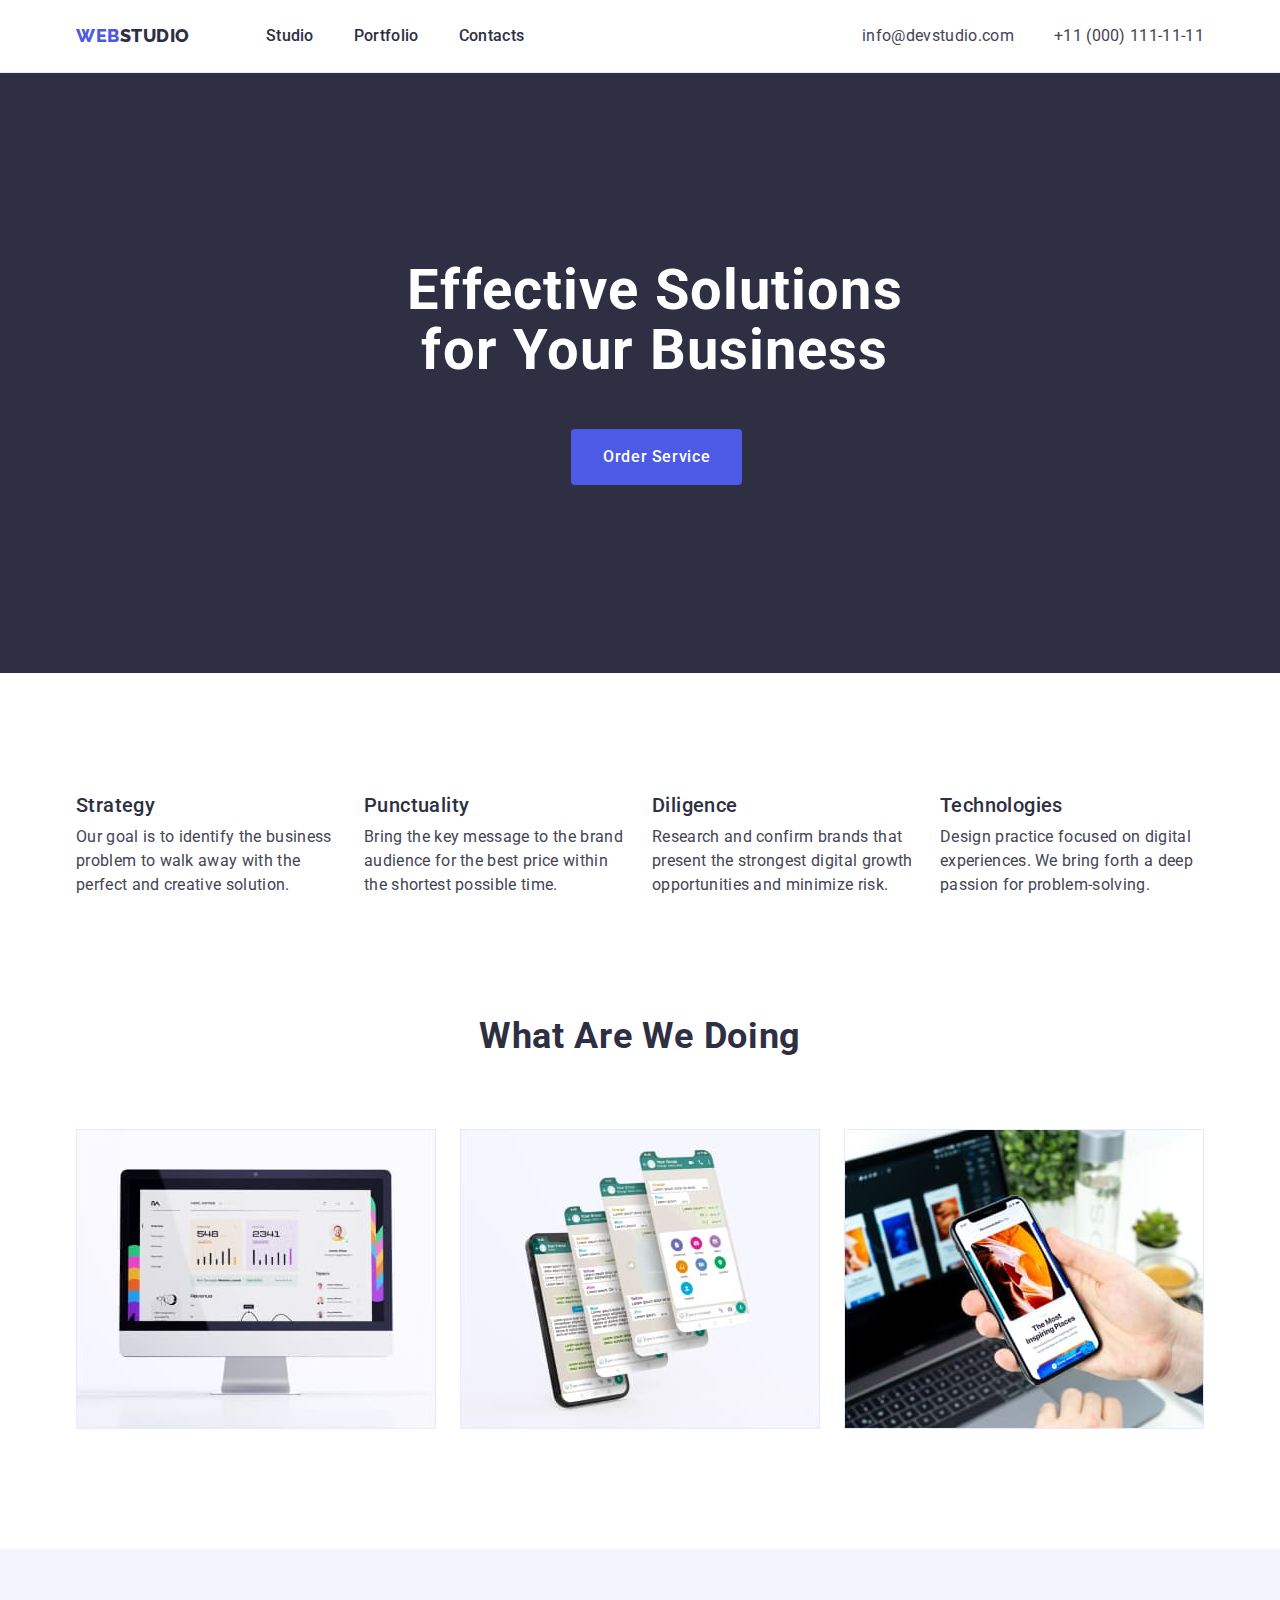
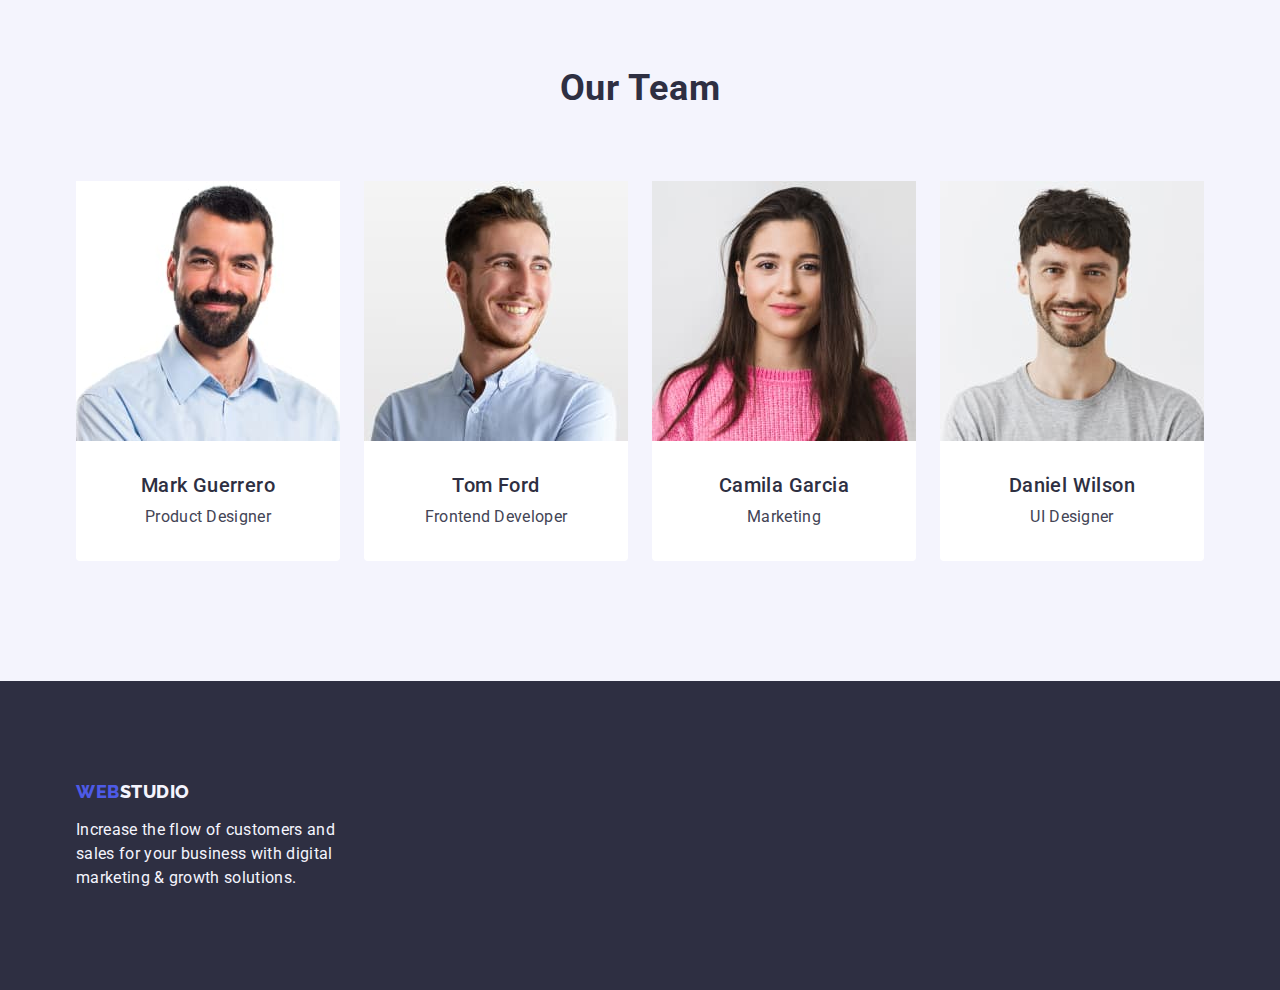
<file: index.html>
<!DOCTYPE html>
<html lang="en"><head><meta charset="utf-8" />
<meta http-equiv="X-UA-Compatible" content="IE=edge" />
<meta name="viewport" content="width-device-width, initial-scale=1.0" />
<meta name="description" content="Effective Solutions for Your Business" />
<link href="https://fonts.googleapis.com/css2?family=Raleway:wght@800&family=Roboto:wght@400;500;700;900&display=swap"
    rel="stylesheet">
    <link rel="preconnect" href="https://fonts.googleapis.com">
    <link rel="preconnect" href="https://fonts.gstatic.com" crossorigin/>
        <link
      rel="stylesheet"
      href="https://cdn.jsdelivr.net/npm/modern-normalize@2.0.0/modern-normalize.min.css"
    />
<link rel="stylesheet" href="./css/style.css">
<title>WebStudio</title>
</head>
<body><header class="header"><div class="page-header container"><nav class="header-nav">
    <a href="./index.html" class="logo link">WEB<span class="logo-studio">Studio</span></a>
    <ul class="nav list">
        <li><a href="./index.html" class="navigation-link link">Studio</a></li>
        <li><a href="./portfolio.html" class="navigation-link link">Portfolio</a></li>
        <li><a href="" class="navigation-link link">Contacts</a></li>
    </ul>
</nav>
<address class="address list">
    <ul class="address list">
        <li><a href="mailto:info@devstudio.com" class="contact-link link">info@devstudio.com</a></li>
        <li><a href="tel:+110001111111" class="contact-link link">+11 (000) 111-11-11</a></li>
</ul>
</address></div>
</header>
<main><section class="section-one hero"><div class="container"><h1 class="hero-title">Effective Solutions for Your Business</h1>
    <button type="button" class="button">Order Service</button></div></section>
    <!-- section 2 -->
    <section class="options">
        <div class="container">
        <h2 class="visually-hidden">header</h2>
        <ul class="options-list list">  
    <li class="options-item"><h3 class="uptitle options-title">Strategy</h3><p class="options-text">Our goal is to identify the business problem to walk away with the perfect and creative solution.</p></li>
    <li class="options-item"><h3 class="uptitle options-title">Punctuality</h3>
    <p class="options-text">Bring the key message to the brand audience for the best price within the shortest possible time.</p></li>
    <li class="options-item"><h3 class="uptitle options-title">Diligence</h3>
    <p class="options-text">Research and confirm brands that present the strongest digital growth opportunities and minimize risk.</p></li>
    <li class="options-item"><h3 class="uptitle options-title">Technologies</h3>
    <p class="options-text">Design practice focused on digital experiences. We bring forth a deep passion for problem-solving.</p></li>
</ul></div></section>
<!-- section 3 -->
<section class="work">
    <div class="container">
<h2 class="uptitle work-title">What are we doing</h2>
<ul class="work-list list"><li class="work-item"><img src="./images/Rectangle71(3)(1).jpg" alt="monitor" width="360" height="300"/></li>
    <li class="work-item"><img src="./images/Rectangle71(1)(1).jpg" alt="smartphones" width="360" height="300"/></li>
    <li class="work-item"><img src="./images/Rectangle71(2)(1).jpg" alt="smartphone" width="360" height="300"/></li></ul></div></section>
    <!--  -->
    <section class="team">
        <div class="container">
<h2 class="our-team">Our Team</h2>
<ul class="team-item list"><li class="team-list"><img src="./images/img.jpg" alt="Mark Guerrero" width="264" height="260" /><div class="img-text"><h3 class="name">Mark Guerrero</h3><p class="profession">Product Designer</p></div></li>
<li class="team-list"><img src="./images/img(01).jpg" alt="Tom Ford" width="264" height="260" /><div class="img-text"><h3 class="name">Tom Ford</h3><p class="profession">Frontend Developer</p></div></li>
<li class="team-list"><img src="./images/img(1).jpg" alt="Camila Garcia" width="264" height="260" /><div class="img-text">
<h3 class="name">Camila Garcia</h3><p class="profession">Marketing</p></div></li>
<li class="team-list"><img src="./images/img(2).jpg" alt="Daniel Wilson" width="264" height="260" /><div class="img-text">
<h3 class="name">Daniel Wilson</h3>
<p class="profession">UI Designer</p></div></li></ul></div></section></main>
<footer class="footer"><div class="container"><a href="./index.html" class="foot-logo link">WEB<span class="footer-logo">Studio</span></a><p class="footer-text">Increase the flow of customers and sales for your business with digital marketing & growth solutions.</p></div></footer>
</body></html>
</file>
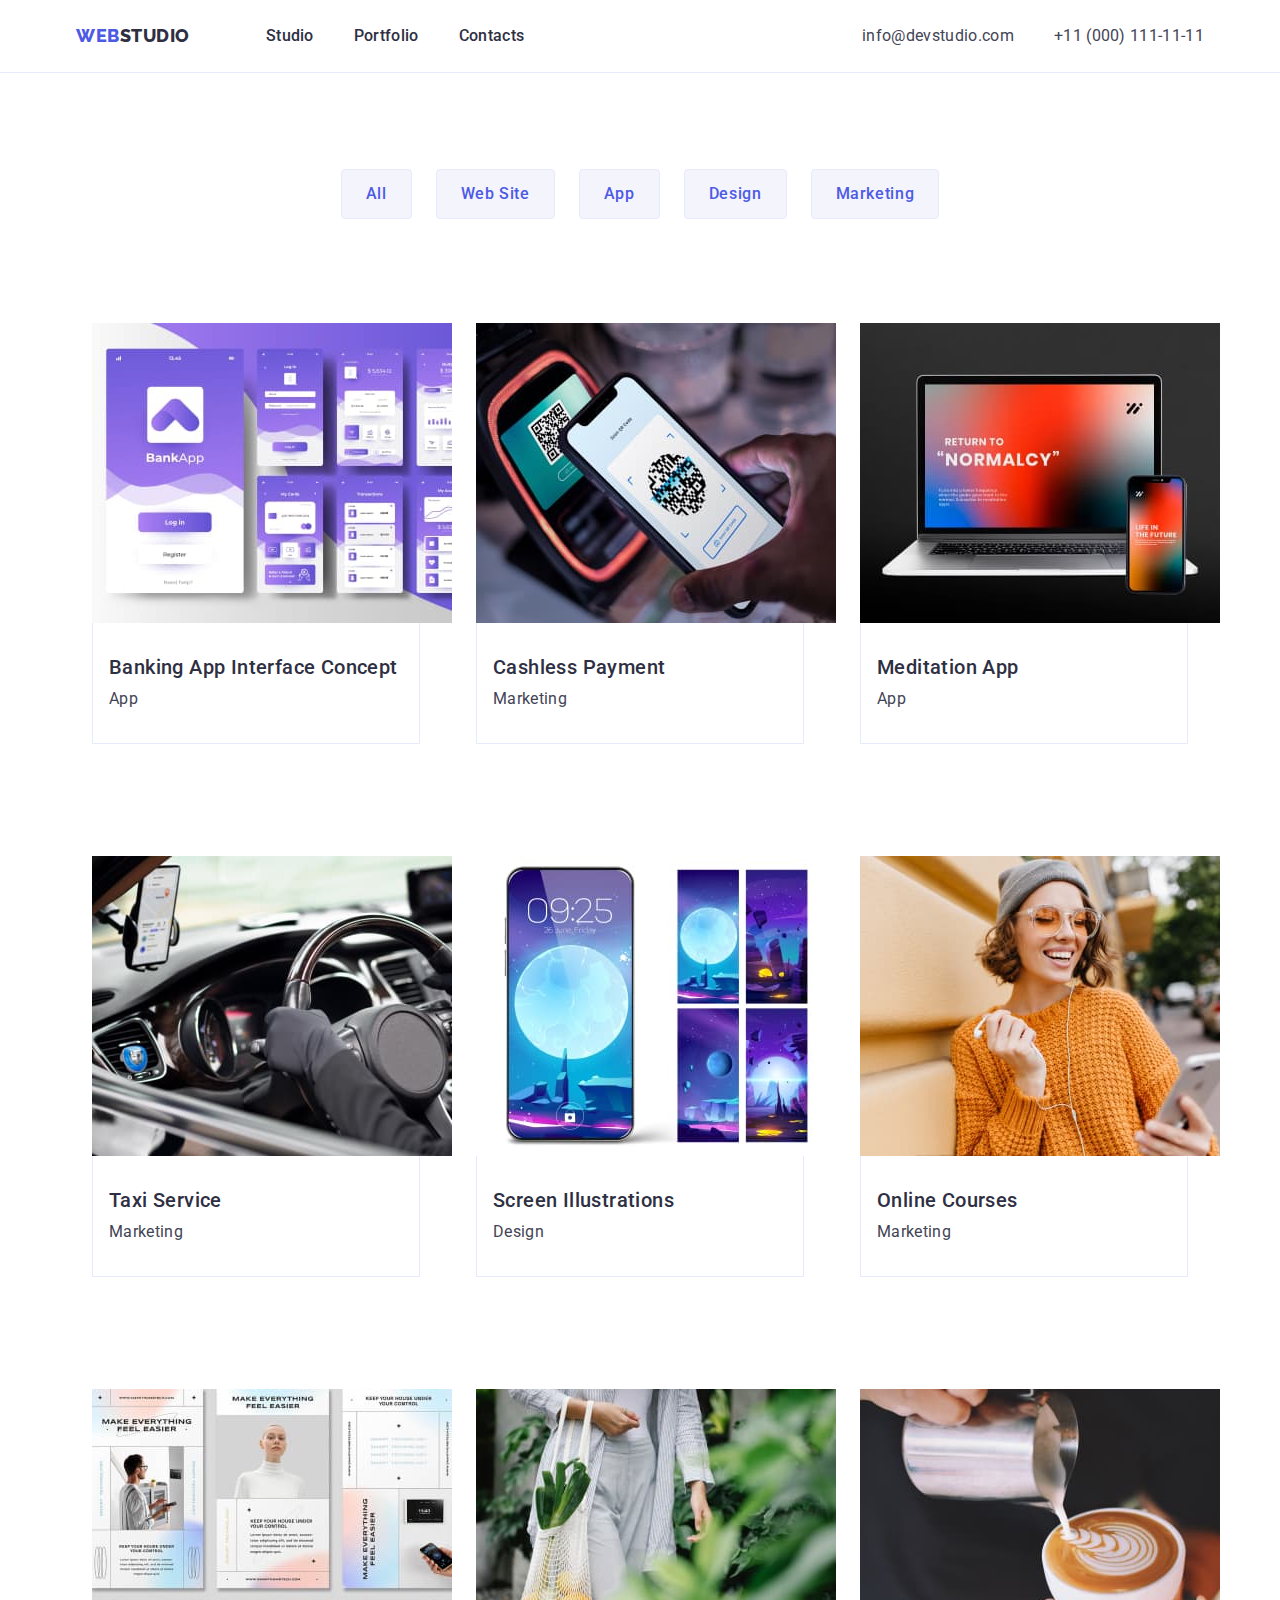
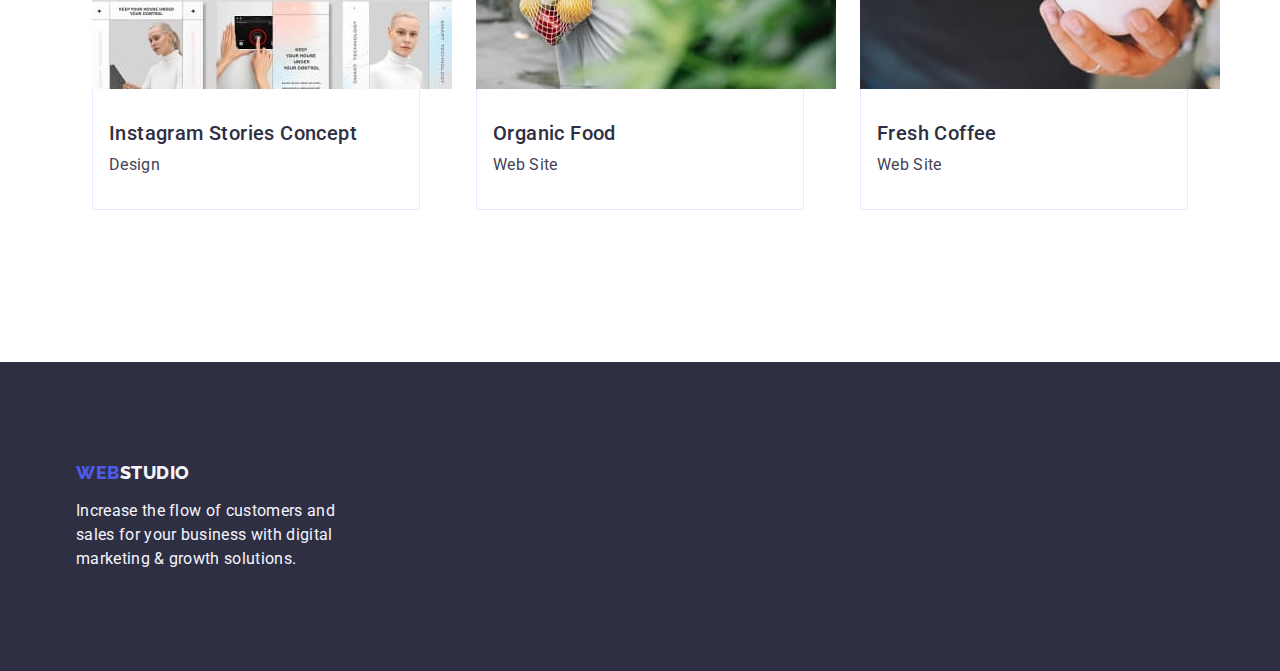
<file: portfolio.html>
<!DOCTYPE html>
<html lang="en"><head><meta charset="utf-8" />
<meta http-equiv="X-UA-Compatible" content="IE=edge" />
<meta name="viewport" content="width-device-width, initial-scale=1.0" />
<meta name="description" content="Effective Solutions for Your Business" />
<link href="https://fonts.googleapis.com/css2?family=Raleway:wght@800&family=Roboto:wght@400;500;700;900&display=swap"
    rel="stylesheet">
    <link rel="preconnect" href="https://fonts.googleapis.com">
    <link rel="preconnect" href="https://fonts.gstatic.com" crossorigin />
        <link
      rel="stylesheet"
      href="https://cdn.jsdelivr.net/npm/modern-normalize@2.0.0/modern-normalize.min.css"
    />
<link rel="stylesheet" href="./css/style.css">
<title>Portfolio</title>
</head>
<body>
    <header class="header">
        <div class="page-header container">
            <nav class="header-nav">
                <a href="./index.html" class="logo link">WEB<span class="logo-studio">Studio</span></a>
                <ul class="nav list">
                    <li><a href="./index.html" class="navigation-link link">Studio</a></li>
                    <li><a href="./portfolio.html" class="navigation-link link">Portfolio</a></li>
                    <li><a href="" class="navigation-link link">Contacts</a></li>
                </ul>
            </nav>
            <address class="address list">
                <ul class="address list">
                    <li><a href="mailto:info@devstudio.com" class="contact-link link">info@devstudio.com</a></li>
                    <li><a href="tel:+110001111111" class="contact-link link">+11 (000) 111-11-11</a></li>
                </ul>
            </address>
        </div>
    </header>
    <main>
        <section class="portfolio section-class">
            <div class="container">
            <h1 class="visually-hidden">Title</h1><ul class="portfolio-list list">
                <li><button type="button" class="button-portfolio">All</button></li>
                <li><button type="button" class="button-portfolio">Web Site</button></li>
                <li><button type="button" class="button-portfolio">App</button></li>
                <li><button type="button" class="button-portfolio">Design</button></li>
                <li><button type="button" class="button-portfolio">Marketing</button></li>
            </ul>
            <ul class="portfolio-card list">
                <li class="portfolio-item"><a href=""  class="portf-link link"><img src="./images/1.jpg" alt="violet" width="360" />
                   <div class="portf-img"><h2 class="portfolio-title">Banking App Interface Concept</h2>
                    <p class="portfolio-text">App</p></div></a></li>
           <li class="portfolio-item"><a href="" class="portf-link link"><img src="./images/2.jpg" alt="qrcode" width="360" />
            <div class="portf-img"><h2 class="portfolio-title">Cashless Payment</h2>
            <p class="portfolio-text">Marketing</p></div></a></li>
           <li class="portfolio-item"><a href="" class="portf-link link"><img src="./images/3.jpg" alt="gadjets" width="360" />
        <div class="portf-img"><h2 class="portfolio-title">Meditation App</h2>
        <p class="portfolio-text">App</p></div></a></li>
        <li class="portfolio-item"><a href="" class="portf-link link"><img src="./images/4.jpg" alt="steeringwheel" width="360" />
        <div class="portf-img"><h2 class="portfolio-title">Taxi Service</h2>
        <p class="portfolio-text">Marketing</p></div></a></li>
        <li class="portfolio-item"><a href="" class="portf-link link"><img src="./images/5.jpg" alt="screens" width="360" />
        <div class="portf-img"><h2 class="portfolio-title">Screen Illustrations</h2>
        <p class="portfolio-text">Design</p></div></a></li>
        <li class="portfolio-item"><a href="" class="portf-link link"><img src="./images/6.jpg" alt="girl" width="360" />
        <div class="portf-img"><h2 class="portfolio-title">Online Courses</h2>
        <p class="portfolio-text">Marketing</p></div></a></li> 
            <li class="portfolio-item"><a href="" class="portf-link link"><img src="./images/7.jpg" alt="stories" width="360" />
                <div class="portf-img"><h2 class="portfolio-title">Instagram Stories Concept</h2>
                <p class="portfolio-text">Design</p></div></a></li> 
        <li class="portfolio-item"><a href="" class="portf-link link"><img src="./images/8.jpg" alt="grass" width="360" />
        <div class="portf-img"><h2 class="portfolio-title">Organic Food</h2>
        <p class="portfolio-text">Web Site</p></div></a></li>
        <li class="portfolio-item"><a href="" class="portf-link link"><img src="./images/9.jpg" alt="coffee" width="360" />
        <div class="portf-img"><h2 class="portfolio-title">Fresh Coffee</h2>
        <p class="portfolio-text">Web Site</p></div></a></li>
            </ul></div>
    </section></main>
<footer class="footer"><div class="container"><a href="./index.html" class="foot-logo link">WEB<span class="footer-logo">Studio</span></a><p class="footer-text">Increase the flow of customers and sales for your business with digital marketing & growth solutions.</p></div></footer>
    </body>
    </html>
</file>
<file: css/style.css>
:root {
    --logo-color-blue: #4D5AE5;
    --footer-color: #2E2F42;
    --change: #404BBF;
    --contacts: #434455;
    --section-color: #FFFFFF;
    --footer-logo: #F4F4FD;
    --pageColor: #e7e9fc;
}

body {
    font-family: 'Roboto', sans-serif;
    color: var(--contacts);
    background-color: var(--section-color);
}
*,
::after,
::before {
    box-sizing: border-box;
}

h1,
h2,
h3,
h4,
h5,
h6 {
    margin: 0 0;
    padding: 0 0;
    border: 0;
}

p {
    margin: 0 0;
    padding: 0 0;
    border: 0;
}

ul {list-style: none;
    margin: 0 0;
    padding: 0 0;
    border: 0;
}

img {
    display: block;
}

.header {
border-bottom: 1px solid var(--pageColor);
}

.page-header {
    display: flex;
        align-items: center;
        justify-content: space-between;
     
}

.container {
max-width: 1158px;
    margin: 0 auto;
    padding: 0 15px;
}

.header-nav {
    display: flex;
        align-items: center;
}

.nav {
    display: flex;
        justify-content: center;
        gap: 40px;
        align-items: center;
}
/* logo */

.logo {
    font-family: 'Raleway', sans-serif;
        font-weight: 800;
        font-size: 18px;
        line-height: 1.17;
        letter-spacing: 0.03em;
        text-transform: uppercase;
        color: var(--logo-color-blue);
        margin-right: 76px;
   }

.logo-studio {
        color: var(--footer-color);
}

.footer-logo {
    color: var(--footer-logo);

}

.link {
    text-decoration: none;
}
/* logo */

.address {
    font-style: normal;
    display: flex;
        justify-content: center;
        gap: 40px;
        align-items: center;
}

.navigation-link {
    display: block;
        font-weight: 500;
        font-size: 16px;
        line-height: 1.5;
       letter-spacing: 0.02em;
    color: var(--footer-color);
    padding: 24px 0;
}

.contact-link:hover,
.contact-link:focus, 
.navigation-link:hover,
.navigation-link:focus {
    color: var(--change);
}


.hero {
    background-color: var(--footer-color);
   
        padding: 188px 0 188px;
}

.hero-title {
        font-weight: 700;
        font-size: 56px;
        line-height: 1.07;
        letter-spacing: 0.02em;
        text-align: center;
    color: var(--section-color);
        max-width: 496px;
        justify-content: center;
        margin-left: 331px;
        margin-bottom: 48px;
}   

.button {
    display: block;
    background-color: var(--logo-color-blue);
    font-family: "Roboto", sans-serif;
    font-weight: 500;
    font-size: 16px;
    line-height: 1.5;
    letter-spacing: 0.04em;
    color: var(--section-color);
cursor: pointer;
border-radius: 4px;
    border: none;
    min-width: 169px;
    height: 56px;
    padding: 16px 32px;
justify-content: center;
margin-left: 495px;}

.button:hover,
.button:focus {
    background-color: var(--change);
}

.uptitle {
    font-size: inherit;
}

.uptitle.options-title {
        font-weight: 500;
        font-size: 20px;
        line-height: 1.2;
        letter-spacing: 0.02em;
    color: var(--footer-color);
    margin-bottom: 8px;
}

.options {
      padding: 120px 0;
}

.options-text {
        font-size: 16px;
        line-height: 1.5;
        letter-spacing: 0.02em;
    color: var(--contacts);
}

.options-title {
    color: var(--footer-color);
        font-size: 20px;
        line-height: 1.2;
        font-weight: 500;
        letter-spacing: 0.02em;
        margin-bottom: 8px;
}

.work {
    padding-bottom: 120px;
}

.work-list {
    display: flex;
        justify-content: center;
        gap: 24px;
}

.work-title {
        font-weight: 700;
        font-size: 36px;
        line-height: 1.11;
        letter-spacing: 0.02em;
        text-align: center;
        text-transform: capitalize;
    color: var(--footer-color);
        margin-bottom: 72px;
}

.work-item {
    width: calc((100% - 48px) / 3);
}

.our-team {
        font-weight: 700;
        font-size: 36px;
        line-height: 1.11;
        text-align: center;
        letter-spacing: 0.02em;
        text-transform: capitalize;
        color: var(--footer-color);
        margin-bottom: 72px;
}

.team {
    background-color: var(--footer-logo);
        padding: 120px 0;
}

.team-item {
    display: flex;
        justify-content: center;
        gap: 24px;
}

.team-list {
    background-color: var(--section-color);
    border-radius: 0px 0px 4px 4px;
        width: calc((100% - 72px) / 4);
}

.img-text {
    padding: 32px 16px;
}

.name {
        font-weight: 500;
        font-size: 20px;
        line-height: 1.2;
        letter-spacing: 0.02em;
     color: var(--footer-color);
    text-align: center;
        margin-bottom: 8px;
}

.profession {
        font-size: 16px;
        line-height: 1.5;
        letter-spacing: 0.02em;
color: var(--contacts);
text-align: center;
}

.team {
    background-color: var(--footer-logo);
}

.container.foot {
    display: flex;
        flex-direction: column;
        gap: 16px;
        
}

.foot-logo {
display: inline-block;
    font-family: "Raleway", sans-serif;
    font-weight: 800;
    font-size: 18px;
    line-height: 1.17;
    letter-spacing: 0.03em;
    text-transform: uppercase;
    color: var(--logo-color-blue);
    margin-bottom: 16px;
    
 
}

.footer {
    background-color: var(--footer-color);
    padding: 100px 0;
 

}

.footer-text {
    color: var(--footer-logo);
    width: 264px;
        height: 72px;
        font-size: 16px;
        line-height: 1.5;
        letter-spacing: 0.02em;
   }

.portfolio {
    padding-top: 96px; 
    padding-bottom: 120px;
}


    .portfolio-list {
        display: flex;
            gap: 24px;
            justify-content: center;
            margin: 0 0 72px 0;
    }

.button-portfolio {
    font-family: "Roboto",
        sans-serif;
        font-style: normal;
        font-weight: 500;
        font-size: 16px;
        line-height: 1.5;
        letter-spacing: 0.04em;
        color: var(--logo-color-blue);
        background-color: var(--footer-logo);
        cursor: pointer;
        border: 1px solid var(--pageColor);
            border-radius: 4px;
            padding: 12px 24px;
}

.button-portfolio:hover,
.button-portfolio:focus {
    background-color: var(--change);
    color: var(--section-color);
    border: 1px solid transparent;
}

.portfolio-title {
        font-weight: 500;
        font-size: 20px;
        line-height: 1.2;
    letter-spacing: 0.02em;
    color: var(--footer-color);
    margin: 0 auto 8px;
}

.portfolio-text {
    font-size: 16px;
        line-height: 1.5;
        letter-spacing: 0.02em;
    color: var(--contacts);
}

.list {
    list-style: none;
}


.contact-link {
   color: #434455;  
   font-size: 16px;
    line-height: 1.5;
    letter-spacing: 0.02em;
    color: var(--contacts);
}

.visually-hidden {
    position: absolute;
        width: 1px;
        height: 1px;
        margin: -1px;
        border: 0;
        padding: 0;
        white-space: nowrap;
        clip-path: inset(100%);
        clip: rect(0 0 0 0);
        overflow: hidden;
     
        visibility: hidden;
}

.options-list {
    display: flex;
        gap: 24px;
        align-items: start;
}

.options-item {
    width: calc((100% - 72px) / 4);
}

.portfolio-card {
    display: flex;
        flex-wrap: wrap;
        align-content: center;
        column-gap: 24px;
        row-gap: 48px;
}

.portf-img {
border: 1px solid var(--pageColor);
    border-top: 0;
    padding: 32px 16px;
}

.portfolio-item {
    gap: 24px;
    padding: 32px 16px;
width: calc((100% - 48px) / 3);}
</file>
